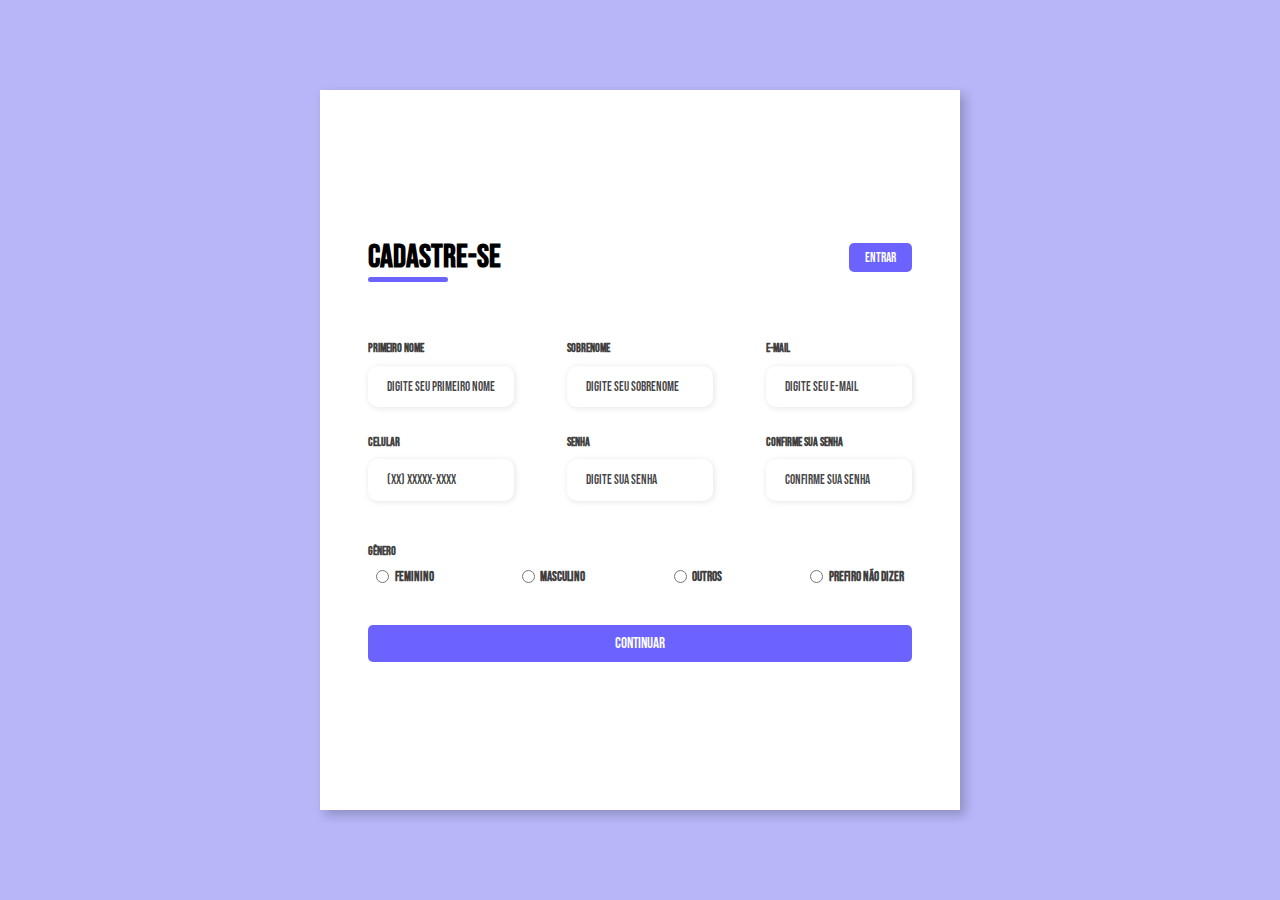
<file: Cadastro Responsivo/index.html>
<!DOCTYPE html>
<html lang="pt-BR">

<head>
    <meta charset="UTF-8">
    <meta http-equiv="X-UA-Compatible" content="IE=edge">
    <meta name="viewport" content="width=device-width, initial-scale=1.0">
    <title>Cadastro</title>
    <link rel="stylesheet" href="./assets/css/style.css">
</head>

<body>
    <div class="container">
        <div class="form-image">
            <img src="./assets/img/cake.svg">
        </div>
        <div class="form">
            <form action="#">
                <div class="form-header">
                    <div class="title">
                        <h1>Cadastre-se</h1>
                    </div>
                    <div class="login-button">
                        <button> <a href="#">Entrar</a></button>
                    </div>
                </div>

                <div class="input-group">
                    <div class="input-box">
                        <label for="firstname">Primeiro nome</label>
                        <input id="firstname" type="text" name="firstname" placeholder="Digite seu primeiro nome"
                            required>
                    </div>

                    <div class="input-box">
                        <label for="lastname">Sobrenome</label>
                        <input id="lastname" type="text" name="lastname" placeholder="Digite seu sobrenome" required>
                    </div>

                    <div class="input-box">
                        <label for="email">E-mail</label>
                        <input id="email" type="email" name="email" placeholder="Digite seu e-mail" required>
                    </div>

                    <div class="input-box">
                        <label for="number">Celular</label>
                        <input id="number" type="tel" name="number" placeholder="(XX) xxxxx-xxxx" required>
                    </div>

                    <div class="input-box">
                        <label for="password">Senha</label>
                        <input id="password" type="password" name="password" placeholder="Digite sua senha" required>
                    </div>

                    <div class="input-box">
                        <label for="Confirmpassword">Confirme sua senha</label>
                        <input id="Confirmpassword" type="password" name="Confirmpassword"
                            placeholder="Confirme sua senha" required>
                    </div>
                </div>

                <div class="gender-inputs">
                    <div class="gender-title">
                        <h6>Gênero</h6>
                    </div>

                    <div class="gender-group">
                        <div class="gender-input">
                            <input type="radio" id="female" name="gender">
                            <label for="female">Feminino</label>
                        </div>

                        <div class="gender-input">
                            <input type="radio" id="male" name="gender">
                            <label for="male">Masculino</label>
                        </div>

                        <div class="gender-input">
                            <input type="radio" id="other" name="gender">
                            <label for="other">Outros</label>
                        </div>

                        <div class="gender-input">
                            <input type="radio" id="none" name="gender">
                            <label for="none">Prefiro não dizer</label>
                        </div>


                    </div>


                </div>

                <div class="continue-button">
                    <button><a href="#">Continuar</a></button>
                </div>


            </form>
        </div>
    </div>

</body>

</html>
</file>
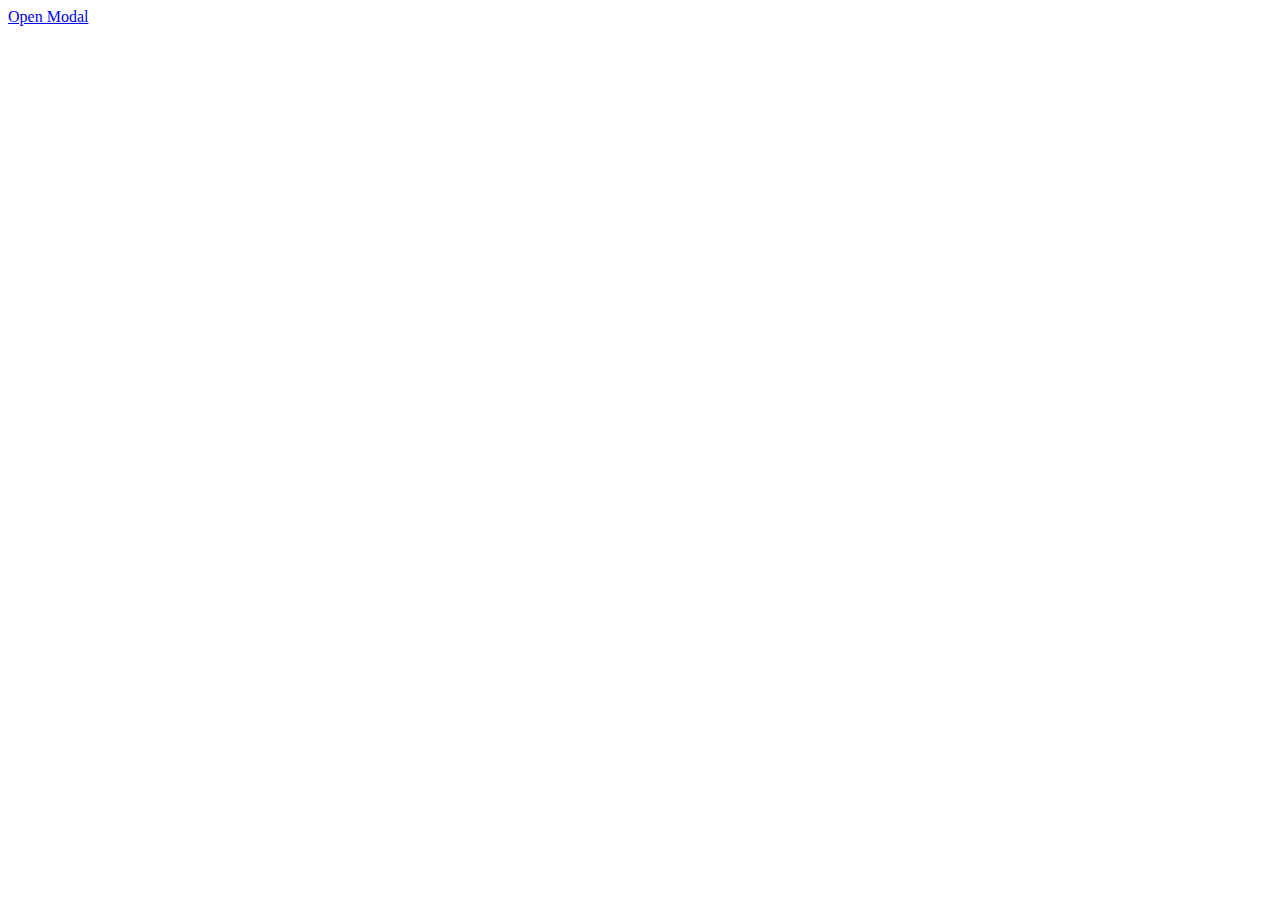
<file: Trabalho I - D.I.W/index.html>
<!DOCTYPE html>
<html lang="pt-BR">
<head>
    <meta charset="UTF-8">
    <meta name="viewport" content="width=device-width, initial-scale=1.0">
    <title>Avaliações de filmes</title>
    <div class="container">
    </div>
<link rel="stylesheet" href="style.css">

</head>
<body>
    <a href="#abrirModal">Open Modal</a>

    <div id="abrirModal" class="modal">
      <a href="#fechar" title="Fechar" class="fechar">x</a>
      <h2>Janela Modal</h2>
      <p>Esta é uma simples janela de modal.</p>
      <p>Você pode fazer qualquer coisa aqui, página de Login, pop-ups, ou formulários</p>
    </div>
    


</body>
</file>
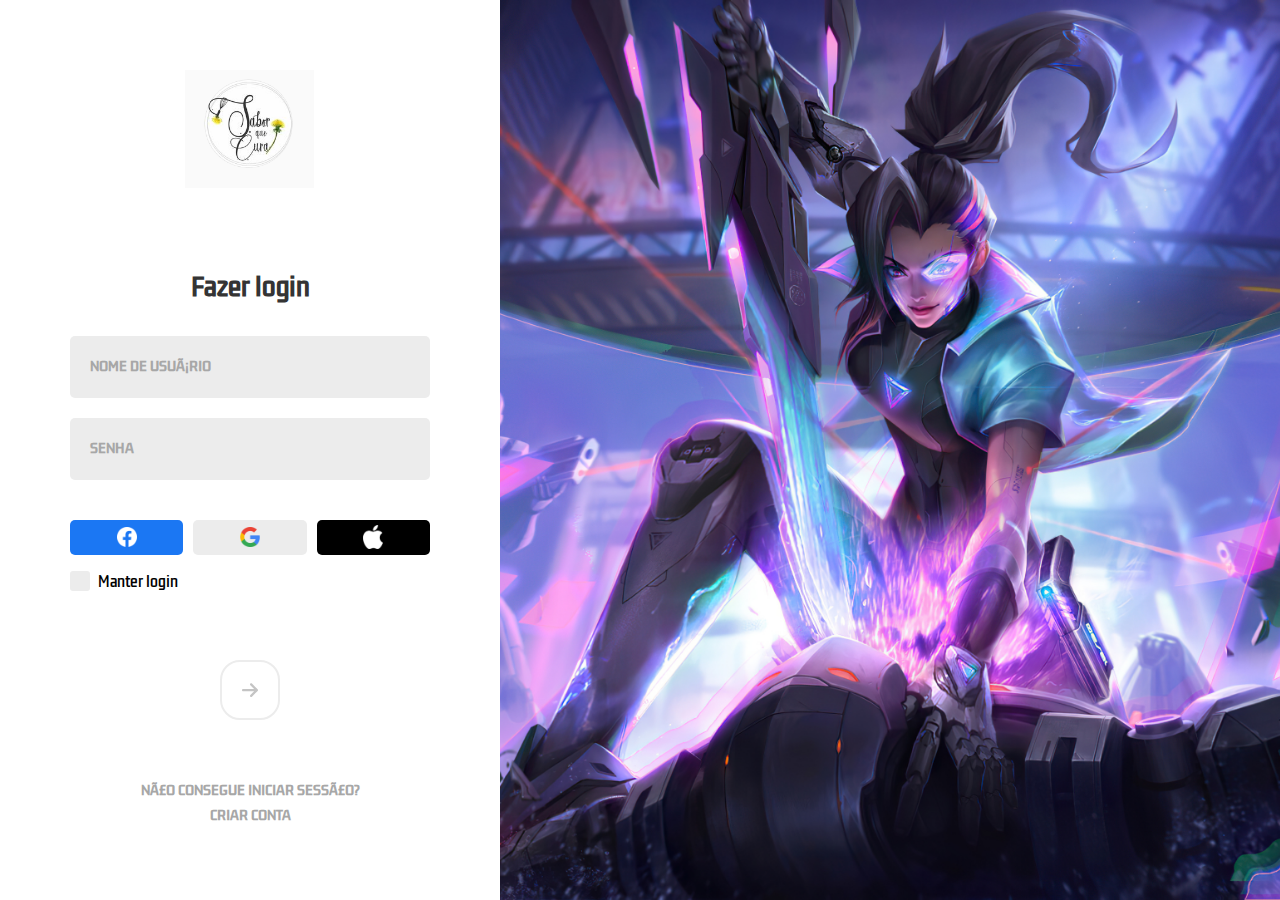
<file: Login/Tela_Login/index.html>
<!DOCTYPE html>
<html lang="pt-br">

<head>

    <meta charset="UTF">
    <meta name="viewport" content="width=device-width, initial-scale=1.0">

    <link rel="stylesheet" href="./style.css">

    <script src="./script.js" defer></script>

    <title>Login</title>
</head>

<body>

    <main>
        <section class="login">

            <div class="wrapper">
                <img src="./imagens/sabor que cura.png" class="login__logo">

                <h1 class="login__title">Fazer login</h1>

                <label class="login__label">
                    <span>Nome de Usuário</span>
                    <input type="text" name="username" class="input">
                </label>

                <label class="login__label">
                    <span>Senha</span>
                    <input type="password" name="password" class="input">
                </label>

                <div class="login__icons">
                    <button type="button" class="icons__button">
                        <img src="./imagens/facebook.png" alt="facebok">
                    </button>

                    <button type="button" class="icons__button">
                        <img src="./imagens/google.png" alt="facebok">
                    </button>

                    <button type="button" class="icons__button">
                        <img src="./imagens/apple.png" alt="facebok">
                    </button>
                </div>

                <label class="login__label--checkbox">
                    <input type="checkbox" class="input--checkbox">
                    Manter login
                </label>
            </div>

            <div class="wrapper">
                <button type="button" class="login__button" disabled>
                  <svg xmlns="http://www.w3.org/2000/svg" viewBox="0 0 448 512">
                    <path d="M438.6 278.6l-160 160C272.4 444.9 264.2 448 256 448s-16.38-3.125-22.62-9.375c-12.5-12.5-12.5-32.75 0-45.25L338.8 288H32C14.33 288 .0016 273.7 .0016 256S14.33 224 32 224h306.8l-105.4-105.4c-12.5-12.5-12.5-32.75 0-45.25s32.75-12.5 45.25 0l160 160C451.1 245.9 451.1 266.1 438.6 278.6z"/>
                  </svg>
                </button>

                <a href="#" class="login__link">Não consegue iniciar sessão?</a>
                <a href="#" class="login__link">Criar conta</a>
            </div>

        </section>

        <section class="wallpaper"></section>
    </main>

</body>

</html>
</file>
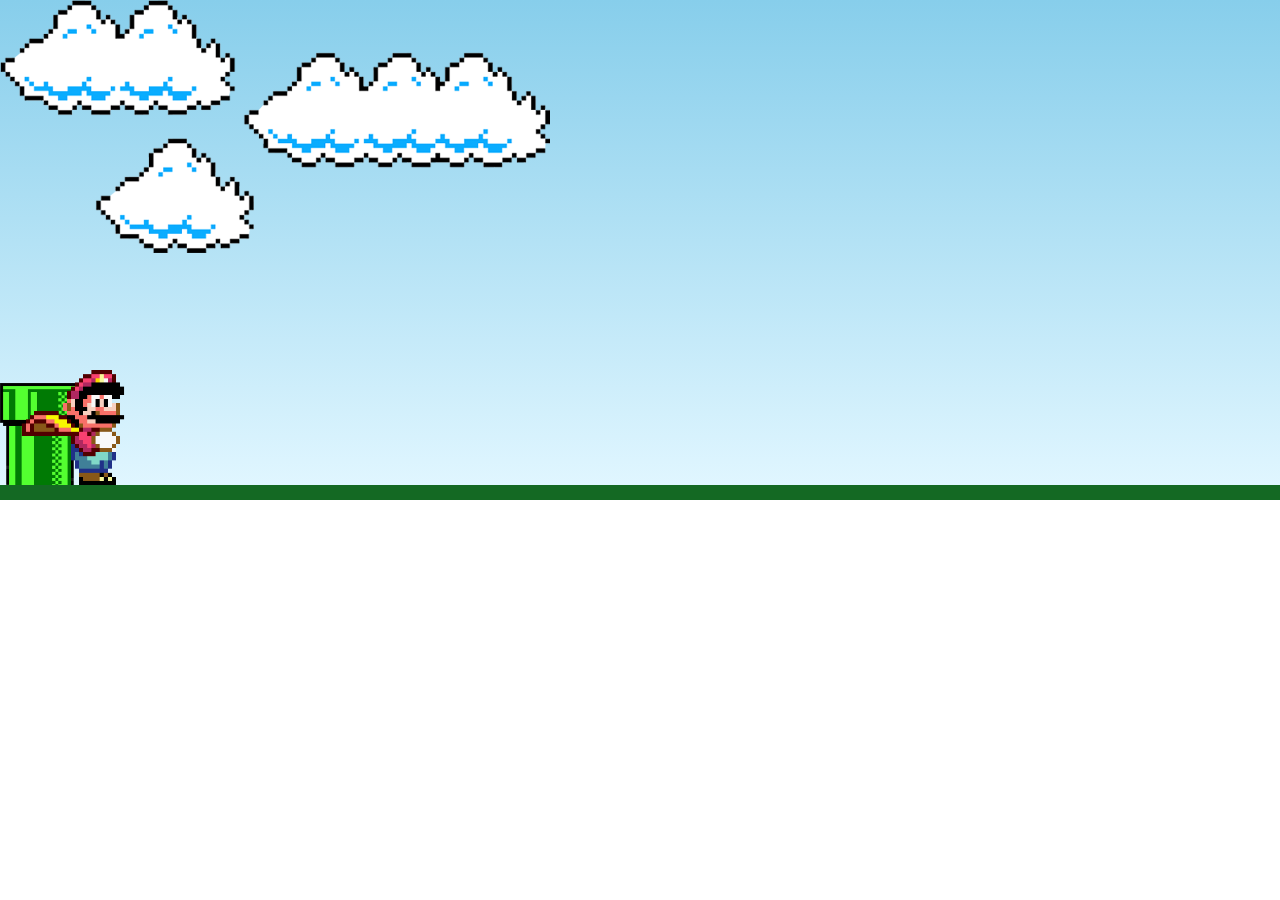
<file: pario/teste_jogo/index.html>
<!DOCTYPE html>
<html lang="pt-BR">
<head>
    <meta charset="UTF-8">
    <meta name="viewport" content="width=device-width, initial-scale=1.0">

    <link rel="stylesheet" href="./css/style.css">
    <script src="./js/script.js" defer></script>

    <title>Pario's jump</title>
</head>
<body>

    <div class="game-board">

        <img src="./imagens/pipe.png" class="pipe">
        <img src="./imagens/mario.gif" class="mario">
        <img src="./imagens/nuvens.png" class="clouds">



    </div>
    

</body>
</html>
</file>
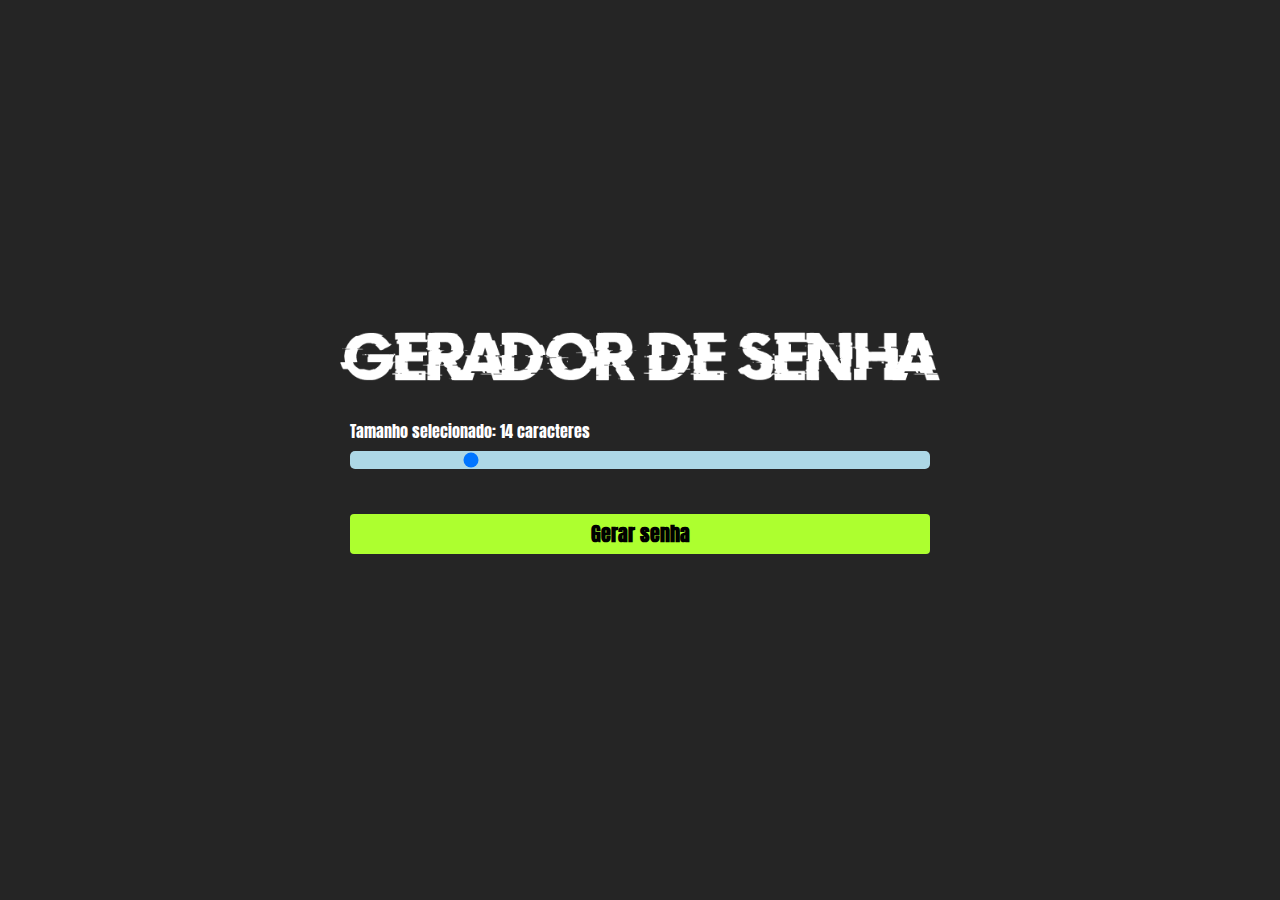
<file: Senhas/Gerador de senhas/index.html>
<!DOCTYPE html>
<html lang="en">

<head>
    <meta charset="UTF-8">
    <meta http-equiv="X-UA-Compatible" content="IE=edge">
    <meta name="viewport" content="width=device-width, initial-scale=1.0">
    <meta name="keywords"
        content="gerador de senhas, gerador, senhas, aleatorio, password generator, generator, password, random">
    <title>Gerador de Senhas</title>

    <link rel="stylesheet" href="./style.css">
</head>

<body>

    <img class="logo" src="./assets/logo.png" alt="Gerador de senha logo">


    <main class="container-input">
        <span>Tamanho selecionado: <span id="valor"></span> caracteres</span>
        <input id="slider" class="slider" type="range" min="5" max="50" value="14" />

        <button id="button" class="button-cta" onclick="generatePassword()">Gerar senha</button>

    </main>

    <div id="container-password" onclick="copyPassword()" class="container-password hide">
        <span class="title">Senha Gerada:</span>
        <span id="password" class="password">1234567890</span>
        <span class="tooltip">Clique na senha para copiar☝️</span>

    </div>

    <script src="./script.js"> </script>

</body>

</html>
</file>
<file: Cadastro Responsivo/assets/css/style.css>
@import url('https://fonts.googleapis.com/css2?family=Bebas+Neue&display=swap');

*{
    padding: 0;
    margin: 0;
    box-sizing: border-box;
    font-family: 'Bebas Neue', cursive;
}


body {
    width: 100%;
    height: 100vh;
    display: flex;
    justify-content: center;
    align-items: center;
    background: #0c0ce94d;
}

.container {
    width: 80%;
    height: 80vh;
    display: flex;
    box-shadow: 5px 5px 10px rgba(0, 0, 0, 0.212);
}

.form-image {
    width: 50%;
    display: flex;
    justify-content: center;
    align-items: center;
    background-color: #fde3a7d7;
    padding: 1rem;
}

.form-image img {
    width: 31rem;
}

.form {
    width: 50%;
    display: flex;
    flex-direction: column;
    justify-content: center;
    align-items: center;
    background-color: #fff;
    padding: 3rem;
}

.form-header {
    margin-bottom: 3rem;
    display: flex;
    justify-content: space-between;
}

.login-button {
    display: flex;
    align-items: center;
}

.login-button button {
    border: none;
    background-color: #6c63ff;
    padding: 0.4rem 1rem;
    border-radius: 5px;
    cursor: pointer;
}

.login-button button:hover {
    background-color: #6b63fff1;
}

.login-button button a {
    text-decoration: none;
    font-weight: 500;
    color: #fff;
}

.form-header h1::after {
    content: '';
    display: block;
    width: 5rem;
    height: 0.3rem;
    background-color: #6c63ff;
    margin: 0 auto;
    position: absolute;
    border-radius: 10px;
}

.input-group {
    display: flex;
    flex-wrap: wrap;
    justify-content: space-between;
    padding: 1rem 0;
}

.input-box {
    display: flex;
    flex-direction: column;
    margin-bottom: 1.1rem;
}

.input-box input {
    margin: 0.6rem 0;
    padding: 0.8rem 1.2rem;
    border: none;
    border-radius: 10px;
    box-shadow: 1px 1px 6px #0000001c;
    font-size: 0.8rem;
}

.input-box input:hover {
    background-color: #eeeeee75;
}

.input-box input:focus-visible {
    outline: 1px solid #6c63ff;
}

.input-box label,
.gender-title h6 {
    font-size: 0.75rem;
    font-weight: 600;
    color: #000000c0;
}

.input-box input::placeholder {
    color: #000000be;
}

.gender-group {
    display: flex;
    justify-content: space-between;
    margin-top: 0.62rem;
    padding: 0 .5rem;
}

.gender-input {
    display: flex;
    align-items: center;
}

.gender-input input {
    margin-right: 0.35rem;
}

.gender-input label {
    font-size: 0.81rem;
    font-weight: 600;
    color: #000000c0;
}

.continue-button button {
    width: 100%;
    margin-top: 2.5rem;
    border: none;
    background-color: #6c63ff;
    padding: 0.62rem;
    border-radius: 5px;
    cursor: pointer;
}

.continue-button button:hover {
    background-color: #6b63fff1;
}

.continue-button button a {
    text-decoration: none;
    font-size: 0.93rem;
    font-weight: 500;
    color: #fff;
}

@media screen and (max-width: 1330px) {
    .form-image {
        display: none;
    }
    .container {
        width: 50%;
    }
    .form {
        width: 100%;
    }
}

@media screen and (max-width: 1064px) {
    .container {
        width: 90%;
        height: auto;
    }
    .input-group {
        flex-direction: column;
        z-index: 5;
        padding-right: 5rem;
        max-height: 10rem;
        overflow-y: scroll;
        flex-wrap: nowrap;
    }
    .gender-inputs {
        margin-top: 2rem;
    }
    .gender-group {
        flex-direction: column;
    }
    .gender-title h6 {
        margin: 0;
    }
    .gender-input {
        margin-top: 0.5rem;
    }
}
</file>
<file: Trabalho I - D.I.W/style.css>
.modal {
  position: fixed;
  top: 0;
  right: 0;
  bottom: 0;
  left: 0;
  font-family: Arial, Helvetica, sans-serif;
  background: rgba(0,0,0,0.8);
  z-index: 99999;
  opacity:0;
  -webkit-transition: opacity 400ms ease-in;
  -moz-transition: opacity 400ms ease-in;
  transition: opacity 400ms ease-in;
  pointer-events: none;
}
.modal:target {
    opacity: 1;
    pointer-events: auto;
  }
  .modal > div {
    width: 400px;
    position: relative;
    margin: 10% auto;
    padding: 15px 20px;
    background: #fff;
  }
</file>
<file: Login/Tela_Login/style.css>
@import url('https://fonts.googleapis.com/css2?family=Fascinate&family=Kdam+Thmor+Pro&display=swap');

* {
  margin: 0;
  padding: 0;
  box-sizing: border-box;
  font-family: 'Fascinate', cursive;
  font-family: 'Kdam Thmor Pro', sans-serif;
}

:root {
  --white: #FFF;
  --whitesmoke: #F9F9F9;
  --light-grey: #ECECEC;
  --grey: #C4C4C4;
  --medium-grey: #A7A7A7;
  --deep-grey: #343434;
  --black: #000000;
  --blue: #1B77F3;
  --red: #CF3C3F;
}

main {
  display: flex;
}

.login {
  display: flex;
  flex-direction: column;
  align-items: center;
  justify-content: space-between;
  width: 100%;
  max-width: 500px;
  min-height: 100vh;
  padding: clamp(35px, 8%, 70px);
}

.wrapper {
  width: 100%;
  display: flex;
  flex-direction: column;
  align-items: center;
  justify-content: center;
}

.login__logo {
  width: 130px;
  margin-bottom: 80px;
}

.login__title {
  color: var(--deep-grey);
  font-size: 1.5em;
  margin-bottom: 30px;
}

.login__label {
  display: block;
  margin-bottom: 20px;
  width: 100%;
}

.input {
  width: 100%;
  background-color: var(--light-grey);
  border: 2px solid rgba(0, 0, 0, 0);
  border-radius: 5px;
  outline: none;
  font-size: 0.9em;
  padding: 25px 10px 10px;
  font-weight: 600;
  color: var(--deep-grey);
}

.login__label span {
  position: absolute;
  font-size: 0.8em;
  font-weight: 700;
  text-transform: uppercase;
  color: var(--medium-grey);
  margin: 20px;
  cursor: text;
  transition: all 200ms ease;
}

.input:focus {
  background-color: var(--whitesmoke);
  border: 2px solid var(--deep-grey);
}

.login__label .span-active {
  font-size: 0.7em;
  margin: 8px 10px;
}

.login__icons {
  display: flex;
  gap: 10px;
  width: 100%;
  margin-top: 20px;
}

.login__icons img {
  width: 20px;
}

.icons__button {
  width: 33.33%;
  display: flex;
  align-items: center;
  justify-content: center;
  height: 35px;
  border-radius: 5px;
  cursor: pointer;
  border: none;
}

.login__icons .icons__button:nth-child(1) {
  background-color: var(--blue);
}

.login__icons .icons__button:nth-child(2) {
  background-color: var(--light-grey);
}

.login__icons .icons__button:nth-child(3) {
  background-color: var(--black);
}

.login__label--checkbox {
  width: 100%;
  margin: 15px 0 50px;
  font-size: 0.9em;
  font-weight: 500;
  display: flex;
  align-items: center;
}

.input--checkbox {
  appearance: none;
  width: 20px;
  height: 20px;
  background-color: var(--light-grey);
  margin-right: 8px;
  border-radius: 3px;
}

.input--checkbox:checked {
  background-color: var(--red);
}

.input--checkbox:checked::after {
  content: "";
  display: block;
  width: 5px;
  height: 10px;
  border: 3px solid white;
  border-width: 0 3px 3px 0;
  transform: rotate(45deg);
  margin: 2px 6px;
}

.login__button {
  width: 60px;
  height: 60px;
  padding: 20px;
  display: flex;
  align-items: center;
  justify-content: center;
  background-color: var(--red);
  border-radius: 20px;
  border: none;
  cursor: pointer;
  margin-bottom: 60px;
}

.login__button svg {
  fill: aquamarine;
}

.login__button:disabled {
  cursor: auto;
  background-color: white;
  border: 2px solid var(--light-grey);
}

.login__button:disabled svg {
  fill: var(--grey)
}

.login__link {
  font-size: 0.8em;
  text-decoration: none;
  color: var(--medium-grey);
  text-transform: uppercase;
  margin-bottom: 5px;
  font-weight: 700;
}

.wallpaper {
  width: 100%;
  background-image: url('./imagens/wallpaper.jpg');
  background-size: cover;
  background-position: center;
  flex: 1;
}
</file>
<file: pario/teste_jogo/css/style.css>
*{
    margin: 0;
    padding: 0;
    box-sizing: border-box;
}

.game-board{
    width:100%;
    height: 500px;
    border-bottom: 15px solid rgb(20, 105, 35);
    margin: 0 auto;
    position: relative;
    overflow: hidden;
    background: linear-gradient(#87CEEB, #E0F6FF)
}

.pipe{
    position: absolute;
    bottom: 0;
    width: 80px;
    animation: pipe-animation 2s infinite linear;
}

.mario{
    width: 150px;
    position: absolute;
    bottom: 0;
}

.jump{
    animation: jump 500ms ease-out;

}

.clouds{
    position: absolute;
    width: 550px;
    animation: clouds-animation 15s infinite linear;
}

@keyframes pipe-animation {
    from{
        right: -80px;
    }

    to{
        right:100%;
    }    
}

@keyframes jump {
    0%{
        bottom: 0;
    }

    40%{
        bottom: 180px ;
    }

    50%{
        bottom: 180px;
    }

    60%{
        bottom: 180px;
    }

    100%{
        bottom: 0;
    }  
}

@keyframes clouds-animation{
    from{
        right:-550px;
    }
    to {
        right:100%;
    }

}
</file>
<file: Senhas/Gerador de senhas/style.css>
@import url('https://fonts.googleapis.com/css2?family=Anton&display=swap');

*{
    font-family: 'Anton', sans-serif;
    width: 100%;
    margin: 0 auto;
    box-sizing: border-box;
}

body{
    background-color: rgb(37, 37, 37);
    width: 100%;
    height: 100vh;
    display: flex;
    justify-content: center;
    align-items: center;
    flex-direction: column;
}

.logo{
    max-width: 600px;
    margin-bottom: 24px;

}

.container-input{
    max-width: 580px;
    margin: 14px 0;
    color: white;
    align-items: center;
}

.containter-input span{
    color: white;
    font-size: 22px;
}

.slider{
    -webkit-appearance: none;
    width: 100%;
    border-radius: 5px;
    background-color: lightblue;
    height: 18px;
    outline: none;
    margin-top: 8px;
    cursor: pointer;
}

.button-cta{
    height: 40px;
    background-color: greenyellow;
    border: 0;
    border-radius: 4px;
    cursor: pointer;
    margin-top: 40px;
    color: black;
    font-weight: bold;
    font-size: 20px;
}

.container-password{
    max-width: 480px;
    margin: 14px 0;
    display: flex;
    align-items: center;
    flex-direction: column;
    cursor: pointer;
}

.title{
    text-align:center;
    color: white;
    font-size: 28px;
    margin-top: 24px;
    margin-bottom: 8px;
}

.password{
    height: 60px;
    background-color: rgba(0,0,0, 0.40);
    border-radius: 4px;
    display: flex;
    justify-content: center;
    align-items: center;
    color: #FFF;
    border: 1px solid #313131;
    transition: transform 0.5s;
}

.password:hover {
    transform: scale(1.05);
}

.tooltip{
    color: #FFF;
    position: relative;
    top: 20px;
    padding: 6px 8px;
    background: rgb(15,15,15);
    text-align: center;
    font-size: 16px;
    border-radius: 6px;
    visibility: hidden;
    opacity: 0;
    transition: all 0.5s ease-in-out;
}

.hide{
    display: none;
}

.container-password:hover .tooltip{
    visibility: visible;
    bottom: 50px;
    opacity: 1;     
}
</file>
